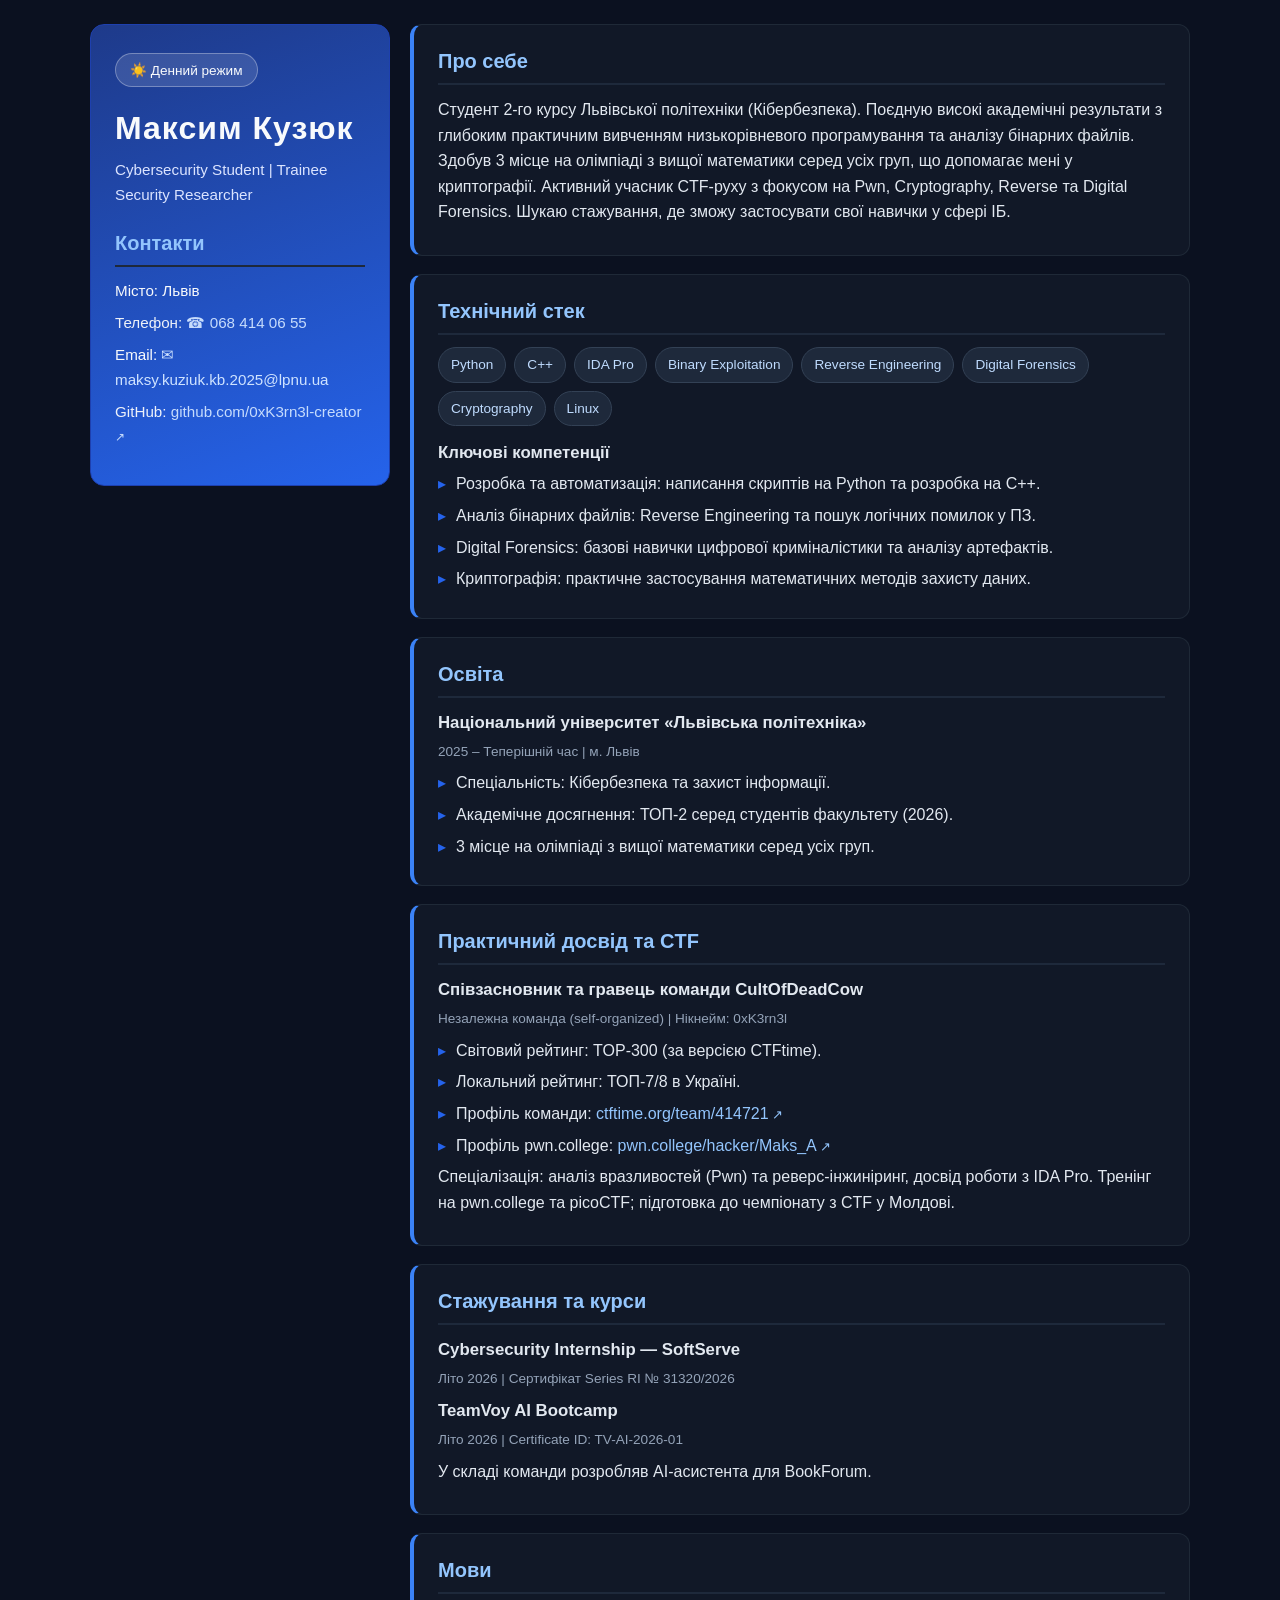
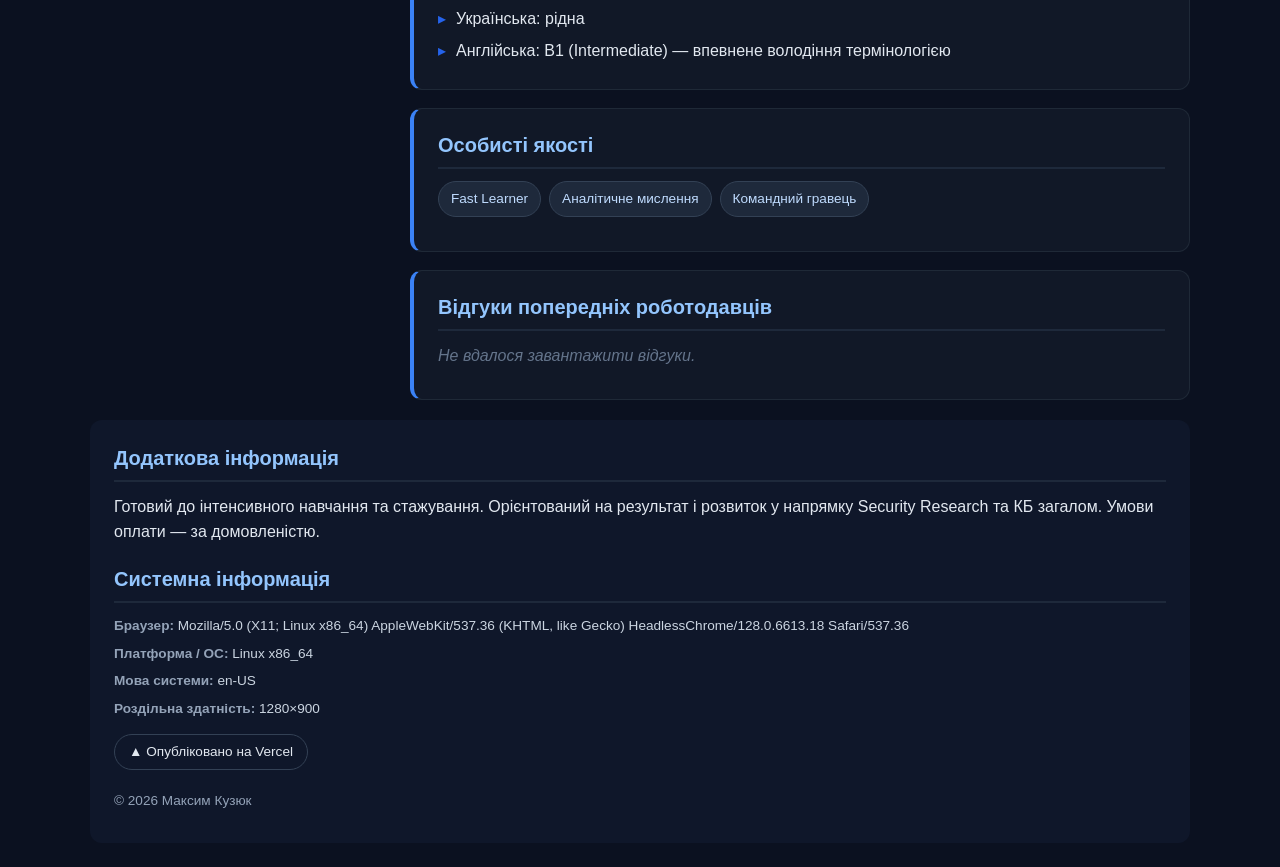
<file: index.html>
<!DOCTYPE html>
<html lang="uk">
<head>
    <meta charset="UTF-8">
    <meta name="viewport" content="width=device-width, initial-scale=1.0">
    <title>Резюме — Максим Кузюк</title>

   
    <link rel="stylesheet" href="styles.css">

    <style>
        .sidebar a {
            color: #cfe3ff;
            text-decoration: none;
            border-bottom: 1px dashed transparent;
        }

        .sidebar a:hover {
            border-bottom-color: #cfe3ff;
        }
    </style>
</head>
<body>
    <div class="resume">
        <header id="top" class="sidebar">
            <button id="theme-toggle" class="theme-toggle" type="button">🌙 Нічний режим</button>
            <h1 class="name" style="letter-spacing: 1px;">Максим Кузюк</h1>
            <p class="role">Cybersecurity Student | Trainee Security Researcher</p>

            <section class="contacts">
                <h2>Контакти</h2>
                <ul class="contact-list">
                    <li>Місто: Львів</li>
                    <li>Телефон: <a href="tel:+380684140655">068 414 06 55</a></li>
                    <li>Email: <a href="mailto:maksy.kuziuk.kb.2025@lpnu.ua">maksy.kuziuk.kb.2025@lpnu.ua</a></li>
                    <li>GitHub:
                        <a href="https://github.com/0xK3rn3l-creator" target="_blank" rel="noopener">github.com/0xK3rn3l-creator</a>
                    </li>
                </ul>
            </section>
        </header>

        <main class="content">
            <section class="card">
                <h2>Про себе</h2>
                <p>
                    Студент 2-го курсу Львівської політехніки (Кібербезпека). Поєдную високі
                    академічні результати з глибоким практичним вивченням низькорівневого
                    програмування та аналізу бінарних файлів. Здобув 3 місце на олімпіаді з
                    вищої математики серед усіх груп, що допомагає мені у криптографії.
                    Активний учасник CTF-руху з фокусом на Pwn, Cryptography, Reverse та
                    Digital Forensics. Шукаю стажування, де зможу застосувати свої навички
                    у сфері ІБ.
                </p>
            </section>

            <section class="card">
                <h2>Технічний стек</h2>
                <ul class="tags">
                    <li>Python</li>
                    <li>C++</li>
                    <li>IDA Pro</li>
                    <li>Binary Exploitation</li>
                    <li>Reverse Engineering</li>
                    <li>Digital Forensics</li>
                    <li>Cryptography</li>
                    <li>Linux</li>
                </ul>

                <h3>Ключові компетенції</h3>
                <ul class="list">
                    <li>Розробка та автоматизація: написання скриптів на Python та розробка на C++.</li>
                    <li>Аналіз бінарних файлів: Reverse Engineering та пошук логічних помилок у ПЗ.</li>
                    <li>Digital Forensics: базові навички цифрової криміналістики та аналізу артефактів.</li>
                    <li>Криптографія: практичне застосування математичних методів захисту даних.</li>
                </ul>
            </section>

            <section class="card">
                <h2>Освіта</h2>
                <article>
                    <h3>Національний університет «Львівська політехніка»</h3>
                    <p class="meta">2025 – Теперішній час | м. Львів</p>
                    <ul class="list">
                        <li>Спеціальність: Кібербезпека та захист інформації.</li>
                        <li>Академічне досягнення: ТОП-2 серед студентів факультету (2026).</li>
                        <li>3 місце на олімпіаді з вищої математики серед усіх груп.</li>
                    </ul>
                </article>
            </section>

            <section class="card">
                <h2>Практичний досвід та CTF</h2>
                <article>
                    <h3>Співзасновник та гравець команди CultOfDeadCow</h3>
                    <p class="meta">Незалежна команда (self-organized) | Нікнейм: 0xK3rn3l</p>
                    <ul class="list">
                        <li>Світовий рейтинг: TOP-300 (за версією CTFtime).</li>
                        <li>Локальний рейтинг: ТОП-7/8 в Україні.</li>
                        <li>Профіль команди:
                            <a href="https://ctftime.org/team/414721" target="_blank" rel="noopener">ctftime.org/team/414721</a>
                        </li>
                        <li>Профіль pwn.college:
                            <a href="https://pwn.college/hacker/Maks_A" target="_blank" rel="noopener">pwn.college/hacker/Maks_A</a>
                        </li>
                    </ul>
                    <p>
                        Спеціалізація: аналіз вразливостей (Pwn) та реверс-інжиніринг, досвід
                        роботи з IDA Pro. Тренінг на pwn.college та picoCTF; підготовка до
                        чемпіонату з CTF у Молдові.
                    </p>
                </article>
            </section>

            <section class="card">
                <h2>Стажування та курси</h2>
                <article>
                    <h3>Cybersecurity Internship — SoftServe</h3>
                    <p class="meta">Літо 2026 | Сертифікат Series RI № 31320/2026</p>
                </article>
                <article>
                    <h3>TeamVoy AI Bootcamp</h3>
                    <p class="meta">Літо 2026 | Certificate ID: TV-AI-2026-01</p>
                    <p>У складі команди розробляв AI-асистента для BookForum.</p>
                </article>
            </section>

            <section class="card">
                <h2>Мови</h2>
                <ul class="list">
                    <li>Українська: рідна</li>
                    <li>Англійська: B1 (Intermediate) — впевнене володіння термінологією</li>
                </ul>
            </section>

            <section class="card">
                <h2>Особисті якості</h2>
                <ul class="tags">
                    <li>Fast Learner</li>
                    <li>Аналітичне мислення</li>
                    <li>Командний гравець</li>
                </ul>
            </section>

            <section class="card">
                <h2>Відгуки попередніх роботодавців</h2>
                <div id="comments-list" class="reviews">
                    <p class="review-loading">Завантаження відгуків…</p>
                </div>
            </section>
        </main>

        <footer class="site-footer">
            <h2>Додаткова інформація</h2>
            <p>
                Готовий до інтенсивного навчання та стажування. Орієнтований на результат
                і розвиток у напрямку Security Research та КБ загалом. Умови оплати — за
                домовленістю.
            </p>

            <h2 class="sys-title">Системна інформація</h2>
            <ul id="system-info" class="system-info"></ul>

            <p class="deploy-badge">▲ Опубліковано на Vercel</p>
            <p class="copyright">© 2026 Максим Кузюк</p>
        </footer>
    </div>

    <div id="contact-modal" class="modal-overlay">
        <div class="modal">
            <button id="modal-close" class="modal-close" type="button" aria-label="Закрити">×</button>
            <h2>Зворотний зв'язок</h2>
            <p class="modal-subtitle">Залиште свої контакти — я відповім найближчим часом.</p>

            <form id="contact-form" class="contact-form">
                <label>
                    Ім'я
                    <input type="text" name="name" required>
                </label>
                <label>
                    Email
                    <input type="email" name="email" required>
                </label>
                <label>
                    Номер телефону
                    <input type="tel" name="phone" required>
                </label>
                <label>
                    Повідомлення
                    <textarea name="message" rows="4" required></textarea>
                </label>
                <button type="submit" class="submit-btn">Надіслати</button>
            </form>
        </div>
    </div>

    <script src="script.js"></script>
</body>
</html>
</file>
<file: styles.css>
* {
    box-sizing: border-box;
    margin: 0;
    padding: 0;
}

body {
    font-family: "Segoe UI", Arial, sans-serif;
    line-height: 1.6;
    color: #1f2937;
    background-color: #eef2f7;
    padding: 24px;
}

h1 {
    font-size: 2rem;
    margin-bottom: 4px;
}

h2 {
    font-size: 1.25rem;
    color: #1e3a8a;
    margin-bottom: 12px;
    padding-bottom: 6px;
    border-bottom: 2px solid #dbe4f0;
}

h3 {
    font-size: 1.05rem;
    margin-bottom: 4px;
}

p {
    margin-bottom: 10px;
}

a {
    color: #1d4ed8;
    text-decoration: none;
}

ul {
    list-style: none;
}

.resume {
    display: grid;
    grid-template-columns: 300px 1fr;
    grid-template-areas:
        "sidebar content"
        "footer  footer";
    gap: 20px;
    max-width: 1100px;
    margin: 0 auto;
}

.sidebar {
    grid-area: sidebar;
    background: linear-gradient(160deg, #1e3a8a, #2563eb);
    color: #f8fafc;
    padding: 28px 24px;
    border-radius: 14px;
    border: 1px solid #1e40af;
    align-self: start;
}

.sidebar h2 {
    color: #ffffff;
    border-bottom-color: rgba(255, 255, 255, 0.35);
}

.role {
    font-size: 0.95rem;
    color: #dbe4ff;
    margin-bottom: 20px;
}

.content {
    grid-area: content;
    display: flex;
    flex-direction: column;
    gap: 18px;
}

.card {
    background-color: #ffffff;
    padding: 20px 24px;
    border: 1px solid #e2e8f0;
    border-left: 4px solid #2563eb;
    border-radius: 12px;
    margin-bottom: 0;
}

.contact-list li {
    margin-bottom: 8px;
    font-size: 0.95rem;
}

.tags {
    display: flex;
    flex-wrap: wrap;
    gap: 8px;
    margin-bottom: 14px;
}

.tags li {
    background-color: #e7efff;
    color: #1e3a8a;
    padding: 6px 12px;
    border: 1px solid #c7dbff;
    border-radius: 999px;
    font-size: 0.85rem;
}

.list li {
    position: relative;
    padding-left: 18px;
    margin-bottom: 6px;
}

.list li::before {
    content: "▸";
    position: absolute;
    left: 0;
    color: #2563eb;
}

.meta {
    font-size: 0.85rem;
    color: #64748b;
    margin-bottom: 8px;
}

.site-footer {
    grid-area: footer;
    background-color: #0f172a;
    color: #e2e8f0;
    padding: 22px 24px;
    border-radius: 12px;
}

.site-footer h2 {
    color: #ffffff;
    border-bottom-color: rgba(255, 255, 255, 0.2);
}

.deploy-badge {
    display: inline-block;
    margin-top: 14px;
    padding: 6px 14px;
    border: 1px solid #334155;
    border-radius: 999px;
    font-size: 0.85rem;
    color: #e2e8f0;
}

.copyright {
    margin-top: 10px;
    font-size: 0.85rem;
    color: #94a3b8;
}

#top {
    position: sticky;
    top: 24px;
}

a[href^="mailto:"]::before {
    content: "✉ ";
}

a[href^="tel:"]::before {
    content: "☎ ";
}

a[target="_blank"]::after {
    content: " ↗";
    font-size: 0.8em;
}

.content a:hover {
    color: #1e3a8a;
    text-decoration: underline;
}

a:focus {
    outline: 2px solid #f59e0b;
    outline-offset: 2px;
}

.tags li:hover {
    background-color: #2563eb;
    color: #ffffff;
    cursor: default;
}

.card:first-child {
    margin-top: 0;
}

.contact-list li:nth-child(even) {
    opacity: 0.95;
}

@media (max-width: 768px) {
    body {
        padding: 12px;
    }

    .resume {
        grid-template-columns: 1fr;
        grid-template-areas:
            "sidebar"
            "content"
            "footer";
    }

    #top {
        position: static;
    }

    h1 {
        font-size: 1.6rem;
    }
}

.theme-toggle {
    display: inline-block;
    margin-bottom: 16px;
    padding: 8px 14px;
    font-size: 0.85rem;
    color: #f8fafc;
    background: rgba(255, 255, 255, 0.12);
    border: 1px solid rgba(255, 255, 255, 0.3);
    border-radius: 999px;
    cursor: pointer;
    transition: background 0.2s;
}

.theme-toggle:hover {
    background: rgba(255, 255, 255, 0.25);
}

.reviews {
    display: flex;
    flex-direction: column;
    gap: 14px;
}

.review {
    padding: 14px 16px;
    background-color: #f8fafc;
    border: 1px solid #e2e8f0;
    border-left: 4px solid #2563eb;
    border-radius: 10px;
}

.review-name {
    font-size: 1rem;
    color: #1e3a8a;
    text-transform: capitalize;
}

.review-email {
    font-size: 0.8rem;
    color: #64748b;
    margin-bottom: 6px;
}

.review-body {
    font-size: 0.92rem;
    margin-bottom: 0;
}

.review-loading,
.review-error {
    color: #64748b;
    font-style: italic;
}

.sys-title {
    margin-top: 18px;
}

.system-info {
    display: grid;
    gap: 6px;
    font-size: 0.85rem;
    color: #cbd5e1;
}

.system-info .sys-key {
    color: #94a3b8;
    font-weight: 600;
}

.system-info .sys-val {
    word-break: break-word;
}

.modal-overlay {
    display: none;
    position: fixed;
    inset: 0;
    background: rgba(15, 23, 42, 0.65);
    z-index: 100;
    align-items: center;
    justify-content: center;
    padding: 16px;
}

.modal-overlay.open {
    display: flex;
}

.modal {
    position: relative;
    width: 100%;
    max-width: 440px;
    background: #ffffff;
    border-radius: 14px;
    padding: 28px 26px;
    box-shadow: 0 20px 50px rgba(0, 0, 0, 0.35);
}

.modal-close {
    position: absolute;
    top: 12px;
    right: 14px;
    width: 32px;
    height: 32px;
    font-size: 1.4rem;
    line-height: 1;
    color: #64748b;
    background: transparent;
    border: none;
    cursor: pointer;
    border-radius: 8px;
}

.modal-close:hover {
    background: #f1f5f9;
    color: #0f172a;
}

.modal-subtitle {
    font-size: 0.9rem;
    color: #64748b;
}

.contact-form {
    display: flex;
    flex-direction: column;
    gap: 12px;
    margin-top: 8px;
}

.contact-form label {
    display: flex;
    flex-direction: column;
    gap: 4px;
    font-size: 0.85rem;
    font-weight: 600;
    color: #334155;
}

.contact-form input,
.contact-form textarea {
    padding: 9px 11px;
    font: inherit;
    font-weight: 400;
    color: #1f2937;
    border: 1px solid #cbd5e1;
    border-radius: 8px;
    resize: vertical;
}

.contact-form input:focus,
.contact-form textarea:focus {
    outline: 2px solid #2563eb;
    outline-offset: 1px;
    border-color: #2563eb;
}

.submit-btn {
    margin-top: 4px;
    padding: 10px;
    font-size: 0.95rem;
    font-weight: 600;
    color: #ffffff;
    background: #2563eb;
    border: none;
    border-radius: 8px;
    cursor: pointer;
    transition: background 0.2s;
}

.submit-btn:hover {
    background: #1d4ed8;
}

body.dark {
    background-color: #0b1120;
    color: #e2e8f0;
}

body.dark h2 {
    color: #93c5fd;
    border-bottom-color: #1e293b;
}

body.dark h3 {
    color: #e2e8f0;
}

body.dark .card {
    background-color: #111827;
    border-color: #1f2937;
    border-left-color: #3b82f6;
}

body.dark .tags li {
    background-color: #1e293b;
    color: #bfdbfe;
    border-color: #334155;
}

body.dark .meta {
    color: #94a3b8;
}

body.dark .content a {
    color: #93c5fd;
}

body.dark .review {
    background-color: #0f172a;
    border-color: #1f2937;
}

body.dark .review-name {
    color: #93c5fd;
}

body.dark .modal {
    background: #111827;
    color: #e2e8f0;
}

body.dark .modal-close:hover {
    background: #1f2937;
    color: #f8fafc;
}

body.dark .contact-form label {
    color: #cbd5e1;
}

body.dark .contact-form input,
body.dark .contact-form textarea {
    background: #0b1120;
    color: #e2e8f0;
    border-color: #334155;
}
</file>
